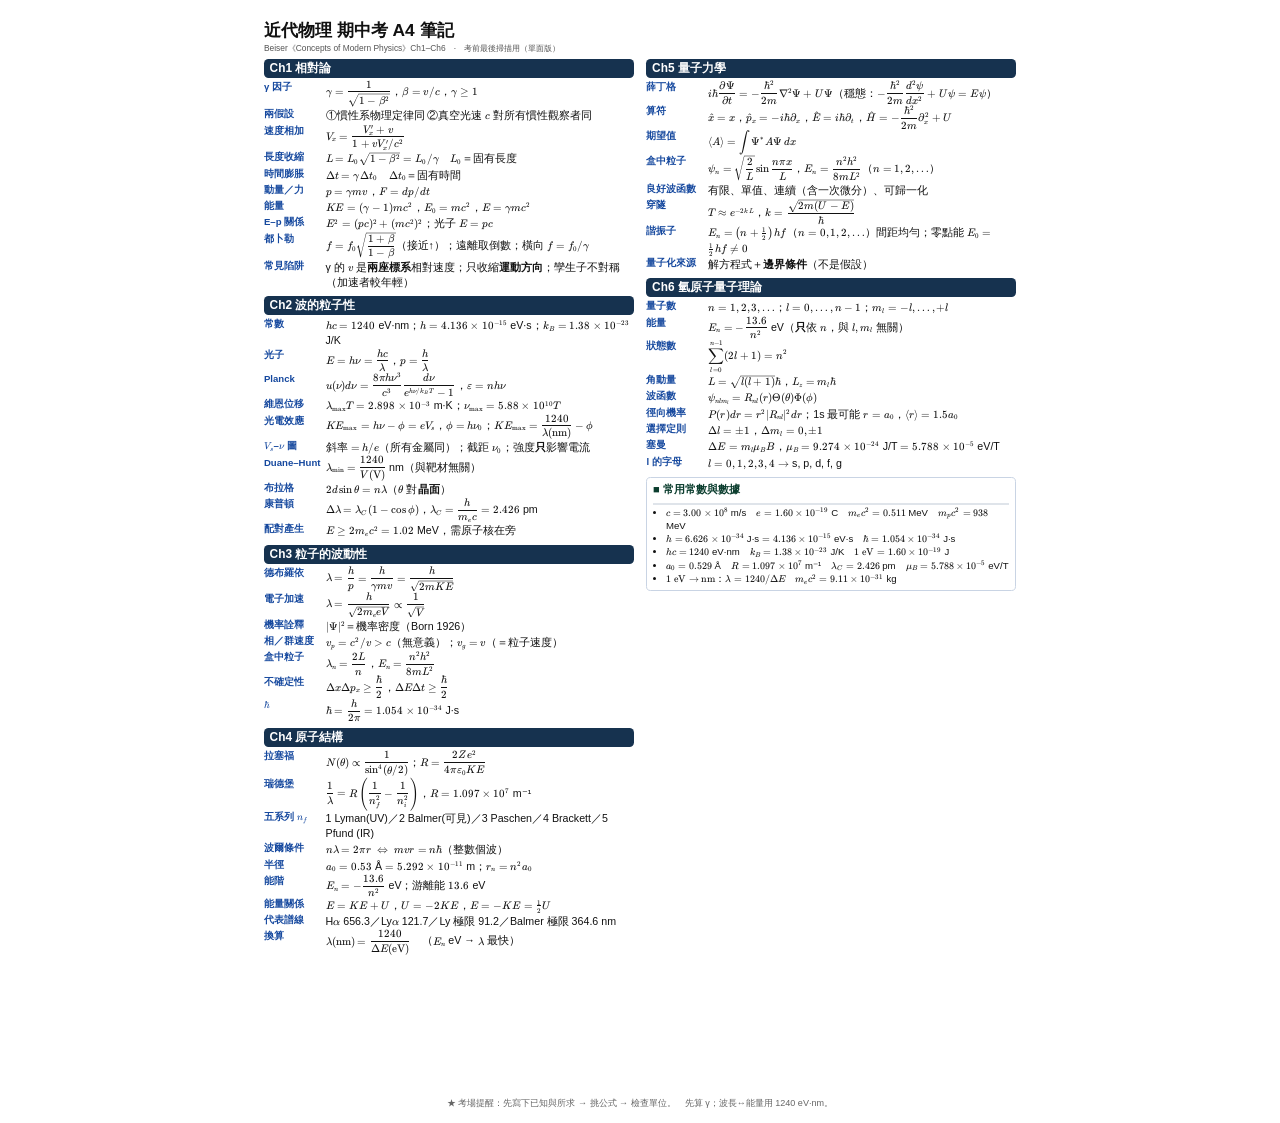
<file: A4筆記_列印用_單面.html>
<!DOCTYPE html>
<html lang="zh-Hant"><head><meta charset="utf-8">
<title>近代物理 A4 筆記（單面）</title>
<link rel="stylesheet" href="assets/katex/katex.min.css">
<link rel="stylesheet" href="assets/style.css">
<style>
  html,body{background:#fff!important;margin:0;padding:0}
  .wrap{max-width:none;padding:0!important}
  .a4{box-shadow:none!important;margin:0 auto!important}
  @media print{@page{size:A4 portrait;margin:0}}
</style>
</head><body>
<div class="wrap" id="host"></div>
<script src="js/data/sheet_data.js"></script>
<script src="assets/katex/katex.min.js"></script>
<script src="assets/katex/contrib/auto-render.min.js"></script>
<script src="js/render.js"></script>
<script>
var PAGES = [{head:"近代物理 期中考 A4 筆記",css:"one",sub:"Beiser《Concepts of Modern Physics》Ch1–Ch6　·　考前最後掃描用（單面版）",items:SHEET_SINGLE,extras:[SHEET_BOX_CONST]}];
document.getElementById('host').innerHTML = sheetHTML(PAGES);
typeset(document.getElementById('host'));
document.title = '近代物理 A4 筆記（單面）';
</script>
</body></html>
</file>
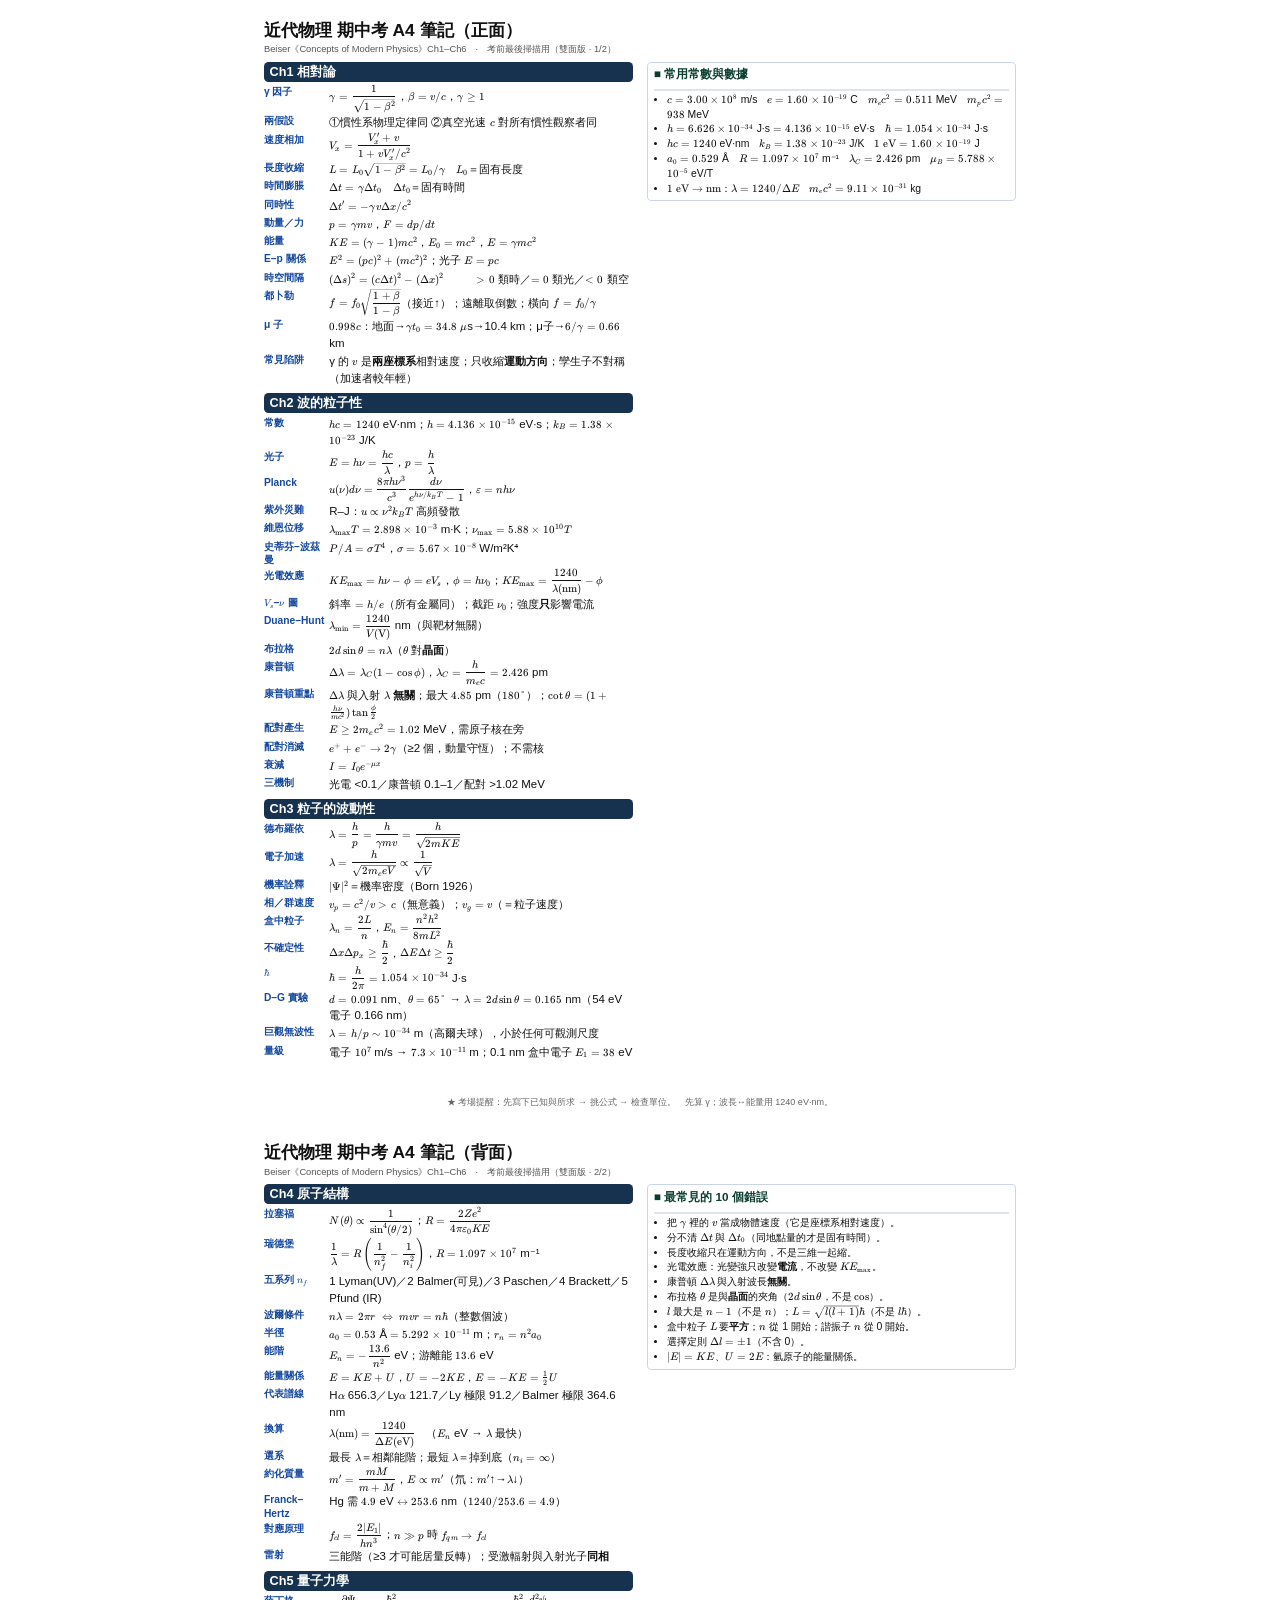
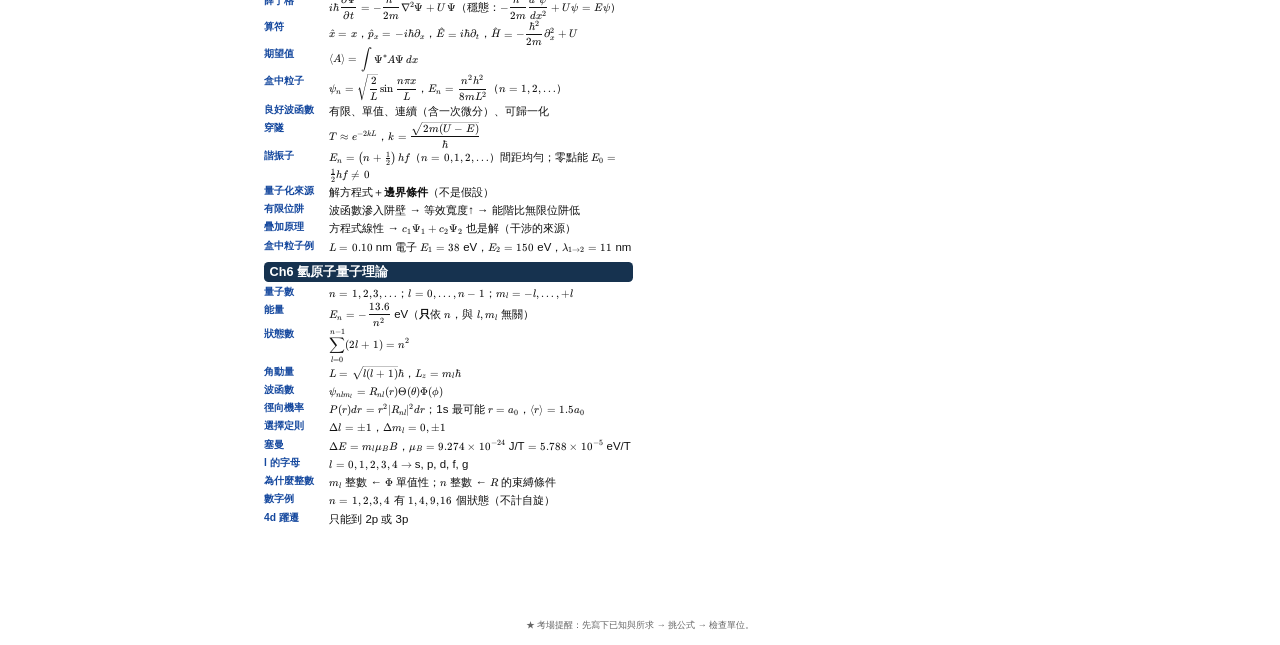
<file: A4筆記_列印用_雙面.html>
<!DOCTYPE html>
<html lang="zh-Hant"><head><meta charset="utf-8">
<title>近代物理 A4 筆記（雙面）</title>
<link rel="stylesheet" href="assets/katex/katex.min.css">
<link rel="stylesheet" href="assets/style.css">
<style>
  html,body{background:#fff!important;margin:0;padding:0}
  .wrap{max-width:none;padding:0!important}
  .a4{box-shadow:none!important;margin:0 auto!important}
  @media print{@page{size:A4 portrait;margin:0}}
</style>
</head><body>
<div class="wrap" id="host"></div>
<script src="js/data/sheet_data.js"></script>
<script src="assets/katex/katex.min.js"></script>
<script src="assets/katex/contrib/auto-render.min.js"></script>
<script src="js/render.js"></script>
<script>
var PAGES = [{head:"近代物理 期中考 A4 筆記",side:"正面",sub:"Beiser《Concepts of Modern Physics》Ch1–Ch6　·　考前最後掃描用（雙面版 · 1/2）",items:SHEET_FRONT,extras:[SHEET_BOX_CONST]},{head:"近代物理 期中考 A4 筆記",side:"背面",sub:"Beiser《Concepts of Modern Physics》Ch1–Ch6　·　考前最後掃描用（雙面版 · 2/2）",items:SHEET_BACK,extras:[SHEET_BOX_ERR]}];
document.getElementById('host').innerHTML = sheetHTML(PAGES);
typeset(document.getElementById('host'));
document.title = '近代物理 A4 筆記（雙面）';
</script>
</body></html>
</file>
<file: assets/style.css>
/* ===== 近代物理期中考總複習 ===== */
:root{
  --bg:#f5f6f8; --panel:#ffffff; --panel2:#fbfcfe; --ink:#1b2330; --ink2:#41505f;
  --mut:#6b7a8c; --line:#dfe4ea; --line2:#eef1f5;
  --acc:#2f6df6; --acc2:#eaf1ff; --ok:#12a15c; --ok2:#e7f8ef;
  --warn:#c2700a; --warn2:#fff6e6; --err:#d43a3a; --err2:#fdecec;
  --purple:#7a4dd6; --purple2:#f2ecff; --teal:#0d8a8a; --teal2:#e6f7f7;
  --c1:#2f6df6; --c2:#0d8a8a; --c3:#7a4dd6; --c4:#d4780a; --c5:#c2328a; --c6:#2e8b57;
  --sh:0 1px 2px rgba(18,32,60,.06),0 6px 20px rgba(18,32,60,.06);
  --mono:ui-monospace,"Cascadia Mono",Consolas,"Liberation Mono",monospace;
}
html[data-theme="dark"]{
  --bg:#10151d; --panel:#171e29; --panel2:#1c2431; --ink:#e7edf5; --ink2:#b9c6d6;
  --mut:#8b9aad; --line:#26313f; --line2:#1f2836;
  --acc:#6f9dff; --acc2:#182842; --ok:#3ecf8e; --ok2:#123024;
  --warn:#e5a63c; --warn2:#2e2415; --err:#ff7b7b; --err2:#331a1a;
  --purple:#a98bff; --purple2:#241d3d; --teal:#4fd1c5; --teal2:#122e2e;
  --c1:#6f9dff; --c2:#4fd1c5; --c3:#a98bff; --c4:#f0a94a; --c5:#f472b6; --c6:#5fc98d;
  --sh:0 1px 2px rgba(0,0,0,.3),0 8px 24px rgba(0,0,0,.28);
}
*{box-sizing:border-box}
html,body{margin:0;padding:0}
body{
  background:var(--bg); color:var(--ink);
  font-family:"Noto Sans TC","Microsoft JhengHei","PingFang TC","Hiragino Sans TC",system-ui,-apple-system,"Segoe UI",sans-serif;
  font-size:16px; line-height:1.75; -webkit-font-smoothing:antialiased;
}
a{color:var(--acc);text-decoration:none}
a:hover{text-decoration:underline}
code,.mono{font-family:var(--mono)}

/* ---------- 版面 ---------- */
.wrap{max-width:1180px;margin:0 auto;padding:0 20px 90px}
header.top{position:sticky;top:0;z-index:50;background:color-mix(in srgb,var(--bg) 88%,transparent);
  backdrop-filter:saturate(1.4) blur(10px);border-bottom:1px solid var(--line)}
.topin{max-width:1180px;margin:0 auto;padding:10px 20px;display:flex;gap:14px;align-items:center;flex-wrap:wrap}
.brand{font-weight:800;font-size:17px;letter-spacing:.2px;white-space:nowrap}
.brand small{display:block;font-weight:500;font-size:11px;color:var(--mut);letter-spacing:0}
nav.main{display:flex;gap:4px;flex-wrap:wrap;margin-left:auto}
nav.main a{padding:6px 11px;border-radius:9px;font-size:13.5px;font-weight:600;color:var(--ink2);text-decoration:none}
nav.main a:hover{background:var(--acc2);color:var(--acc)}
nav.main a.on{background:var(--acc);color:#fff}
.tools{display:flex;gap:6px;align-items:center}
.btn{border:1px solid var(--line);background:var(--panel);color:var(--ink2);padding:6px 11px;
  border-radius:9px;font-size:13px;font-weight:600;cursor:pointer;font-family:inherit}
.btn:hover{border-color:var(--acc);color:var(--acc)}
.btn.pri{background:var(--acc);border-color:var(--acc);color:#fff}
.btn.pri:hover{filter:brightness(1.08);color:#fff}
.btn.sm{padding:3px 9px;font-size:12px;border-radius:7px}

h1{font-size:30px;line-height:1.3;margin:26px 0 6px;letter-spacing:-.4px}
h2{font-size:21px;margin:34px 0 10px;letter-spacing:-.2px;padding-bottom:6px;border-bottom:2px solid var(--line)}
h3{font-size:17px;margin:20px 0 8px}
h4{font-size:15px;margin:14px 0 6px;color:var(--ink2)}
p{margin:9px 0}
.lede{font-size:16.5px;color:var(--ink2)}

.card{background:var(--panel);border:1px solid var(--line);border-radius:14px;padding:18px 20px;margin:14px 0;box-shadow:var(--sh)}
.card.tight{padding:14px 16px}
.grid{display:grid;gap:14px}
.g2{grid-template-columns:repeat(auto-fit,minmax(300px,1fr))}
.g3{grid-template-columns:repeat(auto-fit,minmax(220px,1fr))}
.g4{grid-template-columns:repeat(auto-fit,minmax(160px,1fr))}

.pill{display:inline-flex;align-items:center;gap:5px;font-size:11.5px;font-weight:700;padding:2px 9px;border-radius:99px;
  background:var(--acc2);color:var(--acc);letter-spacing:.2px}
.pill.ok{background:var(--ok2);color:var(--ok)}
.pill.warn{background:var(--warn2);color:var(--warn)}
.pill.err{background:var(--err2);color:var(--err)}
.pill.gray{background:var(--line2);color:var(--mut)}

/* ---------- 側欄 / 目錄 ---------- */
.chaptabs{display:flex;gap:6px;flex-wrap:wrap;margin:18px 0 6px}
.chaptabs a{padding:7px 13px;border-radius:10px;border:1px solid var(--line);background:var(--panel);
  font-size:13.5px;font-weight:700;color:var(--ink2);text-decoration:none}
.chaptabs a:hover{border-color:var(--acc);color:var(--acc)}
.chaptabs a.on{color:#fff;border-color:transparent}
.subnav{display:flex;gap:6px;flex-wrap:wrap;margin:10px 0 4px;font-size:12.5px}
.subnav a{padding:3px 9px;border-radius:99px;background:var(--line2);color:var(--ink2);text-decoration:none;font-weight:600}
.subnav a:hover{background:var(--acc2);color:var(--acc)}

/* ---------- 區塊 ---------- */
section.sec{margin:22px 0 30px;scroll-margin-top:74px}
.sec-h{display:flex;align-items:baseline;gap:10px;margin-bottom:4px}
.sec-h .n{font-family:var(--mono);font-size:12px;font-weight:700;color:var(--mut)}
.sec-h h3{margin:0;font-size:18.5px}

.callout{border-left:4px solid var(--acc);background:var(--panel2);border-radius:0 12px 12px 0;
  padding:12px 16px;margin:12px 0}
.callout .ct{font-weight:800;font-size:14px;margin-bottom:3px;color:var(--acc)}
.callout.why{border-color:var(--purple);background:var(--purple2)}
.callout.why .ct{color:var(--purple)}
.callout.warn{border-color:var(--warn);background:var(--warn2)}
.callout.warn .ct{color:var(--warn)}
.callout.tip{border-color:var(--ok);background:var(--ok2)}
.callout.tip .ct{color:var(--ok)}
.callout.trap{border-color:var(--err);background:var(--err2)}
.callout.trap .ct{color:var(--err)}
.callout p:first-of-type{margin-top:4px}
.callout p:last-child{margin-bottom:0}

.fml{background:var(--panel2);border:1px solid var(--line);border-radius:12px;padding:8px 14px;margin:11px 0;overflow-x:auto}
.fml .lbl{font-size:11.5px;font-weight:700;color:var(--mut);letter-spacing:.3px}

table.t{border-collapse:collapse;width:100%;margin:12px 0;font-size:14.5px}
table.t th,table.t td{border:1px solid var(--line);padding:7px 10px;text-align:left;vertical-align:top}
table.t th{background:var(--line2);font-weight:700}
table.t tr:nth-child(even) td{background:var(--panel2)}
table.t caption{caption-side:bottom;font-size:12.5px;color:var(--mut);padding-top:5px;text-align:left}

.fcard{border:1px solid var(--line);border-radius:12px;padding:10px 13px;background:var(--panel);margin:8px 0}
.fcard .fn{font-size:12.5px;font-weight:800;color:var(--acc);margin-bottom:2px}
.fcard .fnote{font-size:12.5px;color:var(--mut);margin-top:3px}

.ex{border:1px solid var(--line);border-radius:14px;background:var(--panel);margin:14px 0;overflow:hidden}
.ex .exh{background:var(--acc2);padding:9px 16px;font-weight:800;font-size:14px;color:var(--acc);display:flex;gap:10px;align-items:center;flex-wrap:wrap}
.ex .exb{padding:14px 16px}
.ex .q{font-size:15px;margin:0 0 10px;padding-bottom:10px;border-bottom:1px dashed var(--line)}
.steps{list-style:none;margin:0;padding:0;counter-reset:st}
.steps li{counter-increment:st;padding:7px 0 7px 34px;position:relative;border-bottom:1px solid var(--line2)}
.steps li:last-child{border-bottom:0}
.steps li::before{content:counter(st);position:absolute;left:0;top:8px;width:22px;height:22px;border-radius:50%;
  background:var(--acc);color:#fff;font-size:12px;font-weight:800;display:flex;align-items:center;justify-content:center}
.steps .why{font-size:13px;color:var(--mut);display:block;margin-top:2px}
.ansbox{margin-top:10px;background:var(--ok2);border:1px solid color-mix(in srgb,var(--ok) 30%,transparent);
  border-radius:10px;padding:9px 13px;font-weight:700}
.ansbox .lbl{font-size:11.5px;color:var(--ok);display:block;letter-spacing:.3px}

ul.pts,ol.pts{margin:9px 0;padding-left:22px}
ul.pts li,ol.pts li{margin:5px 0}
ul.pts li::marker{color:var(--acc)}

/* ---------- 實驗室 ---------- */
.lab{border:1px solid var(--line);border-radius:14px;background:var(--panel);margin:16px 0;overflow:hidden}
.lab .lh{padding:10px 16px;border-bottom:1px solid var(--line);display:flex;gap:10px;align-items:center;flex-wrap:wrap;
  background:linear-gradient(180deg,var(--panel2),var(--panel))}
.lab .lh b{font-size:14.5px}
.lab .lh span{font-size:12.5px;color:var(--mut)}
.lab .lb{padding:14px 16px;display:grid;gap:14px;grid-template-columns:minmax(230px,300px) 1fr}
@media(max-width:760px){.lab .lb{grid-template-columns:1fr}}
.ctrls{display:flex;flex-direction:column;gap:11px}
.ctrl label{display:flex;justify-content:space-between;font-size:12.5px;font-weight:700;color:var(--ink2);margin-bottom:3px}
.ctrl label .val{font-family:var(--mono);color:var(--acc);font-weight:700}
input[type=range]{width:100%;accent-color:var(--acc)}
select,input[type=text],input[type=number]{font-family:inherit;font-size:13.5px;padding:5px 9px;border-radius:8px;
  border:1px solid var(--line);background:var(--panel);color:var(--ink)}
.readout{font-family:var(--mono);font-size:12.8px;background:var(--panel2);border:1px solid var(--line);
  border-radius:10px;padding:9px 11px;line-height:1.85}
.readout b{color:var(--acc)}
canvas.plot{width:100%;height:250px;display:block;border-radius:10px;background:var(--panel2);border:1px solid var(--line)}
canvas.plot.tall{height:300px}
.cvhost{position:relative}

/* ---------- 測驗 ---------- */
.qz{border:1px solid var(--line);border-radius:14px;background:var(--panel);padding:16px 18px;margin:14px 0}
.qz .qq{font-size:15.5px;font-weight:600;margin:0 0 10px}
.qz .opts{display:flex;flex-direction:column;gap:7px}
.opt{display:flex;gap:10px;align-items:flex-start;border:1px solid var(--line);border-radius:10px;
  padding:9px 12px;cursor:pointer;background:var(--panel);font-size:14.5px;transition:.12s}
.opt:hover{border-color:var(--acc);background:var(--acc2)}
.opt .lb{font-weight:800;color:var(--mut);flex:0 0 18px}
.opt.right{border-color:var(--ok);background:var(--ok2)}
.opt.right .lb{color:var(--ok)}
.opt.wrong{border-color:var(--err);background:var(--err2)}
.opt.wrong .lb{color:var(--err)}
.exp{margin-top:11px;border-left:3px solid var(--acc);background:var(--panel2);padding:9px 13px;border-radius:0 9px 9px 0;font-size:14px}
.exp .lbl{font-weight:800;font-size:12.5px;color:var(--acc);display:block}
.qbar{display:flex;gap:10px;align-items:center;flex-wrap:wrap;margin:12px 0}
.prog{height:8px;background:var(--line2);border-radius:99px;overflow:hidden;flex:1;min-width:120px}
.prog i{display:block;height:100%;background:var(--acc);width:0;transition:.25s}

/* ---------- 閃卡 ---------- */
.deck{display:grid;gap:12px;grid-template-columns:repeat(auto-fill,minmax(250px,1fr))}
.fc{border:1px solid var(--line);border-radius:13px;background:var(--panel);min-height:150px;padding:14px;
  cursor:pointer;display:flex;flex-direction:column;justify-content:center;text-align:center;position:relative;transition:.15s}
.fc:hover{border-color:var(--acc)}
.fc .tag{position:absolute;top:8px;left:10px;font-size:10.5px;font-weight:800;color:var(--mut)}
.fc .side{font-size:14.5px}
.fc .side.ans{color:var(--acc);font-weight:600}
.fc .hint{position:absolute;bottom:7px;right:11px;font-size:10.5px;color:var(--mut)}

/* ---------- 進度 ---------- */
.tick{display:flex;gap:8px;align-items:center;font-size:13.5px;cursor:pointer;user-select:none}
.tick input{accent-color:var(--ok);width:16px;height:16px}
.stat{background:var(--panel);border:1px solid var(--line);border-radius:13px;padding:13px 15px}
.stat .k{font-size:12px;color:var(--mut);font-weight:700}
.stat .v{font-size:25px;font-weight:800;font-family:var(--mono);letter-spacing:-.5px}

/* ---------- 提示 ---------- */
.hint{font-size:12.5px;color:var(--mut)}
.kbd{font-family:var(--mono);font-size:12px;background:var(--line2);border:1px solid var(--line);
  border-radius:5px;padding:1px 5px}
hr{border:0;border-top:1px solid var(--line);margin:26px 0}
footer{border-top:1px solid var(--line);padding:18px 0 40px;color:var(--mut);font-size:12.5px}

/* ---------- KaTeX 微調 ---------- */
.katex{font-size:1.02em}
.katex-display{margin:6px 0}
.fml .katex-display{margin:2px 0}

/* ---------- A4 筆記頁 ---------- */
.sheetbar{display:flex;gap:10px;flex-wrap:wrap;align-items:center;margin:14px 0}
.sheetwrap{background:#fff;color:#111;border-radius:6px;box-shadow:var(--sh);padding:0;overflow:auto}
.sheetwrap.darkok{border:1px solid var(--line)}
.a4{width:210mm;height:297mm;padding:5.5mm 5.5mm 3.5mm;margin:0 auto;background:#fff;color:#111;
  font-family:"Noto Sans TC","Microsoft JhengHei",sans-serif;font-size:8.6pt;line-height:1.44;
  overflow:hidden;display:flex;flex-direction:column}
.a4.one{font-size:8pt;line-height:1.38}
.a4 h1{font-size:13pt;margin:0 0 .7mm;letter-spacing:0;border:0;padding:0;line-height:1.15;color:#111;flex:0 0 auto}
.a4 .subt{font-size:7pt;color:#555;margin:0 0 1.3mm;flex:0 0 auto}
.a4.one .subt{font-size:6.3pt;margin-bottom:1mm}
.a4 .cols{flex:1 1 auto;min-height:0;column-count:2;column-gap:3.8mm;column-fill:auto}
.a4.one .cols{column-gap:3.4mm}
.a4 .cbox{break-inside:avoid;margin:0 0 1.5mm}
.a4 .cbox h2{font-size:9.5pt;margin:0 0 .6mm;padding:.5mm 1.5mm;border-radius:1.2mm;color:#fff;border:0;
  line-height:1.28;letter-spacing:0}
.a4.one .cbox h2{font-size:8.9pt}
.a4 .it{display:flex;gap:1.3mm;padding:.2mm 0;break-inside:avoid}
.a4 .it .k{flex:0 0 16mm;font-weight:700;font-size:7.7pt;color:#15489e;line-height:1.34}
.a4 .it .v{flex:1;min-width:0;font-size:8.6pt}
.a4.one .it .k{flex:0 0 15mm;font-size:7.2pt}
.a4.one .it .v{font-size:8pt}
.a4 .it .v .katex{font-size:1em}
.a4 .xbox{border:.3mm solid #c9d4e4;border-radius:1.2mm;padding:1mm 1.5mm;margin:0 0 1.5mm;break-inside:avoid}
.a4 .xbox h2{font-size:8.8pt;margin:0 0 .5mm;color:#0b3d2e;letter-spacing:0}
.a4 .xbox ul{margin:0;padding-left:3.4mm}
.a4 .xbox li{font-size:7.8pt;margin:.15mm 0;line-height:1.38}
.a4.one .xbox h2{font-size:8.3pt}
.a4.one .xbox li{font-size:7.2pt;line-height:1.34}
.a4 .fnote{font-size:6.8pt;color:#666;text-align:center;margin-top:.7mm;flex:0 0 auto}
@media print{
  @page{size:A4 portrait;margin:0}
  html,body{background:#fff}
  header.top,.noprint,footer,nav,aside{display:none!important}
  .wrap{padding:0;max-width:none}
  .a4{box-shadow:none;margin:0;width:210mm;page-break-after:always}
  .a4:last-child{page-break-after:auto}
  .sheetwrap{box-shadow:none;border:0}
}
</file>
